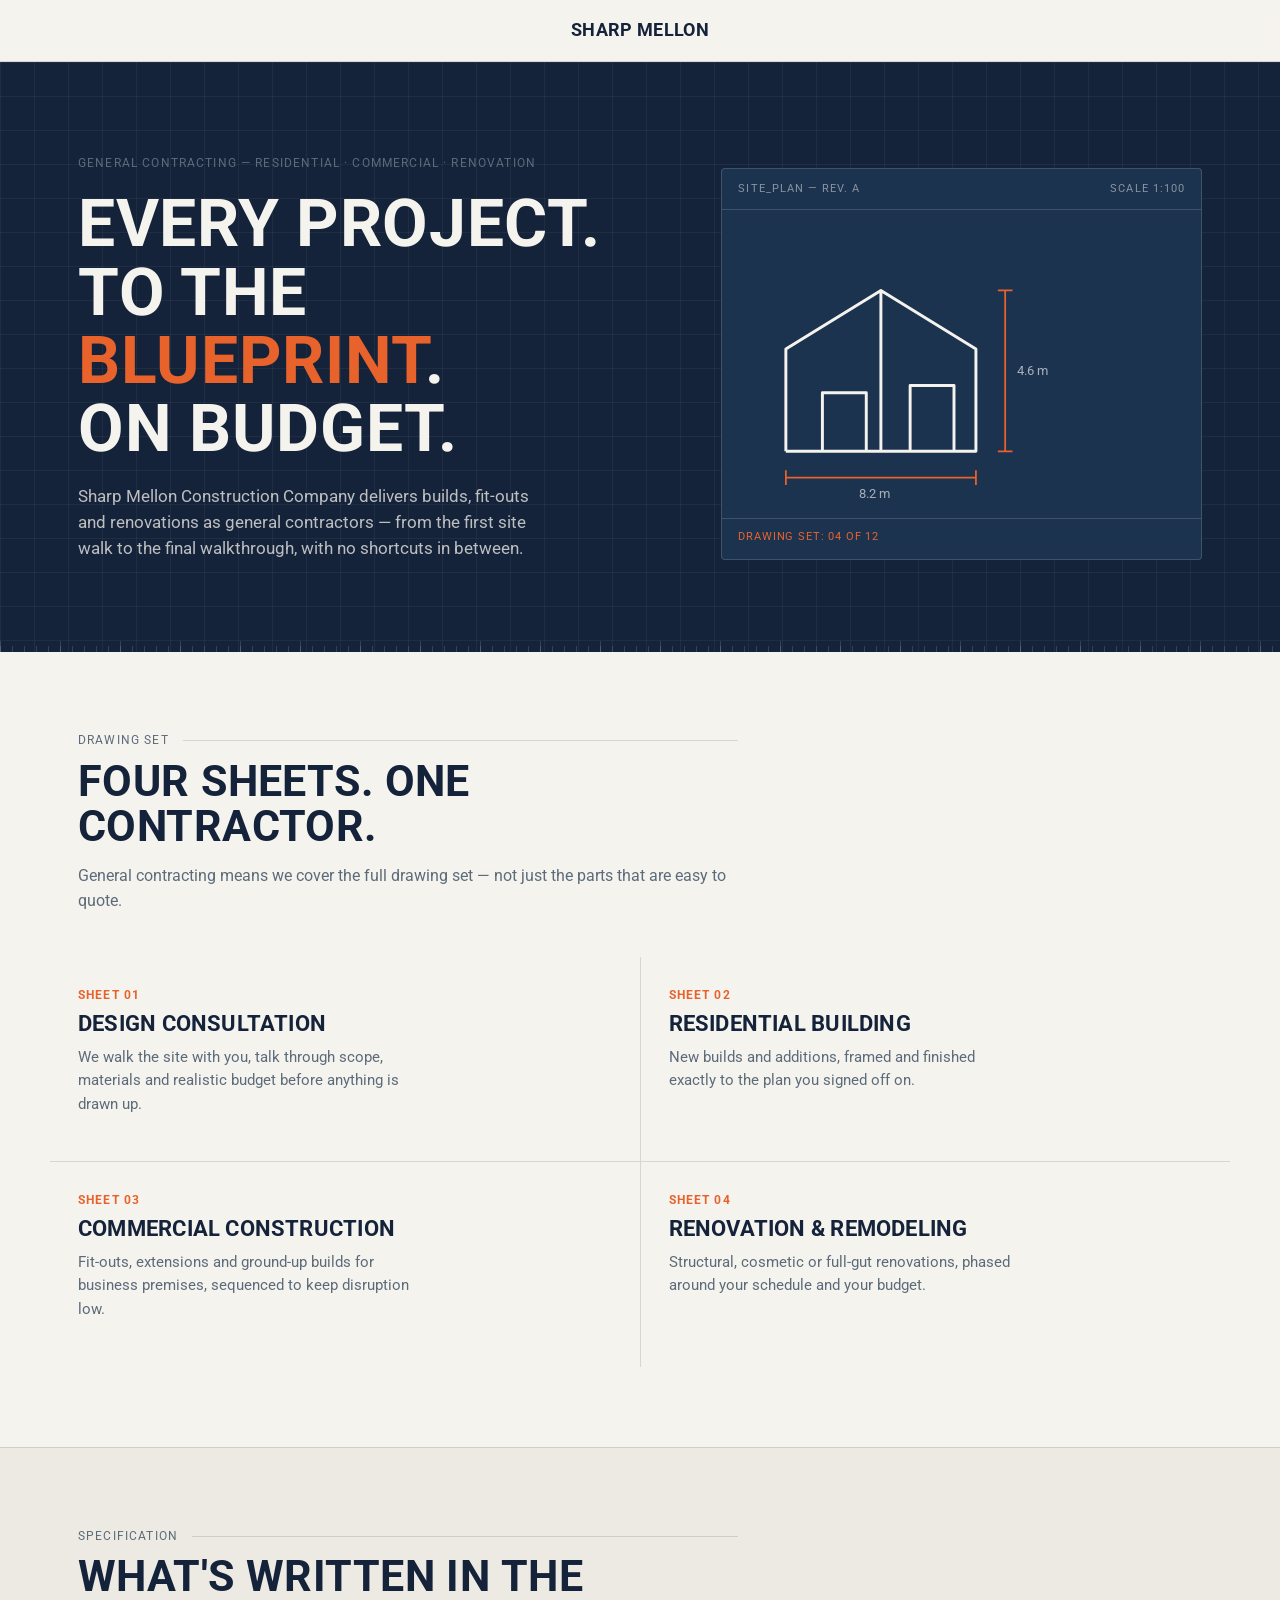
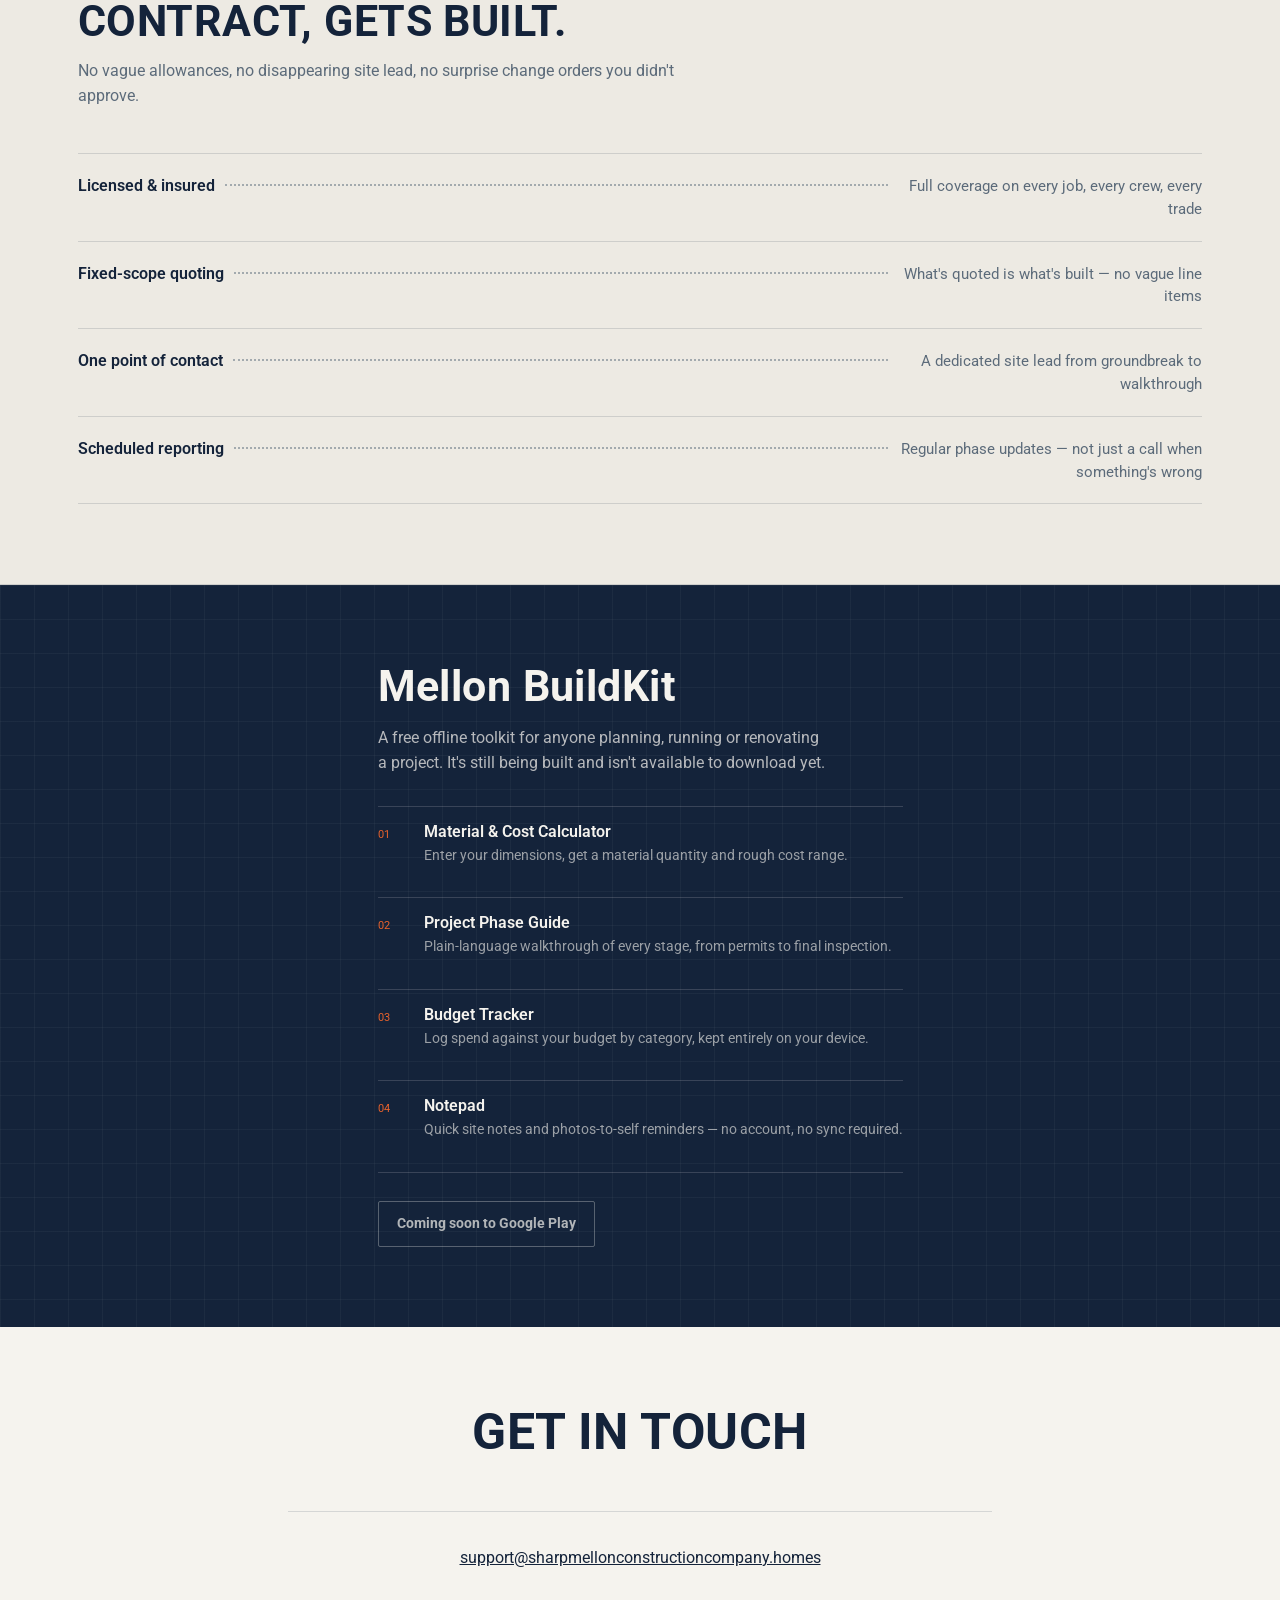
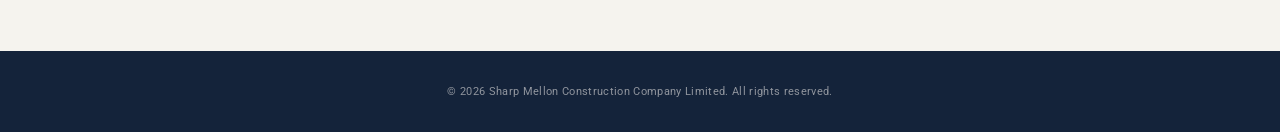
<file: index.html>
<!doctype html>
<html lang="en">
  <head>
    <meta charset="UTF-8" />
    <meta name="viewport" content="width=device-width, initial-scale=1.0" />
    <title>
      Sharp Mellon Construction Company — General Contracting, Built Right
    </title>
    <meta
      name="description"
      content="Sharp Mellon Construction Company — general contracting for residential, commercial and renovation projects. Fixed-scope quoting, one point of contact, built to the blueprint."
    />
    <link rel="preconnect" href="https://fonts.googleapis.com" />
    <link rel="stylesheet" href="styles.css" />
    <link href="https://fonts.googleapis.com/css2?family=Roboto:wght@400;500;600" rel="stylesheet"/>
  </head>
  <body>
    <header class="site-nav">
      <div class="wrap nav-row">
        <a href="#top" class="brand">
          <span class="name">Sharp Mellon</span>
        </a>
      </div>
    </header>

    <section class="hero" id="top">
      <div class="wrap hero-grid">
        <div>
          <span class="idx"
            >General Contracting — Residential · Commercial ·
            Renovation</span
          >
          <h1>
            Every project.<br />To the <em>blueprint</em>.<br />On budget.
          </h1>
          <p class="lede">
            Sharp Mellon Construction Company delivers builds, fit-outs and
            renovations as general contractors — from the first site walk to the
            final walkthrough, with no shortcuts in between.
          </p>
        </div>

        <div
          class="plan-panel"
          role="img"
          aria-label="Simplified architectural elevation drawing with a dimension line"
        >
          <div class="plan-head">
            <span>SITE_PLAN — REV. A</span>
            <span>SCALE 1:100</span>
          </div>
          <div class="plan-body">
            <svg
              class="plan-svg"
              viewBox="0 0 300 190"
              width="100%"
              height="auto"
            >
              <path
                class="outline"
                d="M30,150 L30,80 L95,40 L160,80 L160,150 Z M95,40 L95,150 M55,150 L55,110 L85,110 L85,150 M115,150 L115,105 L145,105 L145,150 M115,105 L145,105"
              />
              <path
                class="dim-line"
                d="M30,168 L160,168 M30,163 L30,173 M160,163 L160,173"
              />
              <text x="80" y="182">8.2 m</text>
              <path
                class="dim-line"
                d="M180,150 L180,40 M175,150 L185,150 M175,40 L185,40"
              />
              <text x="188" y="98">4.6 m</text>
            </svg>
          </div>
          <div class="plan-foot">Drawing set: 04 of 12</div>
        </div>
      </div>

      <div class="ruler on-dark"></div>
    </section>

    <section class="services" id="services">
      <div class="wrap">
        <div class="section-head">
          <div class="section-tag">
            <span class="idx">Drawing Set</span><span class="rule"></span>
          </div>
          <h2>Four sheets. One contractor.</h2>
          <p>
            General contracting means we cover the full drawing set — not just
            the parts that are easy to quote.
          </p>
        </div>
      </div>
      <div class="wrap" style="padding: 0">
        <div class="sheet-grid">
          <div class="sheet-card">
            <div class="sheet-no">SHEET 01</div>
            <h3>Design Consultation</h3>
            <p>
              We walk the site with you, talk through scope, materials and
              realistic budget before anything is drawn up.
            </p>
          </div>
          <div class="sheet-card">
            <div class="sheet-no">SHEET 02</div>
            <h3>Residential Building</h3>
            <p>
              New builds and additions, framed and finished exactly to the plan
              you signed off on.
            </p>
          </div>
          <div class="sheet-card">
            <div class="sheet-no">SHEET 03</div>
            <h3>Commercial Construction</h3>
            <p>
              Fit-outs, extensions and ground-up builds for business premises,
              sequenced to keep disruption low.
            </p>
          </div>
          <div class="sheet-card">
            <div class="sheet-no">SHEET 04</div>
            <h3>Renovation &amp; Remodeling</h3>
            <p>
              Structural, cosmetic or full-gut renovations, phased around your
              schedule and your budget.
            </p>
          </div>
        </div>
      </div>
    </section>

    <section class="why" id="why">
      <div class="wrap">
        <div class="section-head">
          <div class="section-tag">
            <span class="idx">Specification</span><span class="rule"></span>
          </div>
          <h2>What's written in the contract, gets built.</h2>
          <p>
            No vague allowances, no disappearing site lead, no surprise change
            orders you didn't approve.
          </p>
        </div>

        <div class="spec-list">
          <div class="spec-row">
            <span class="spec-label">Licensed &amp; insured</span>
            <span class="dots"></span>
            <span class="spec-value"
              >Full coverage on every job, every crew, every trade</span
            >
          </div>
          <div class="spec-row">
            <span class="spec-label">Fixed-scope quoting</span>
            <span class="dots"></span>
            <span class="spec-value"
              >What's quoted is what's built — no vague line items</span
            >
          </div>
          <div class="spec-row">
            <span class="spec-label">One point of contact</span>
            <span class="dots"></span>
            <span class="spec-value"
              >A dedicated site lead from groundbreak to walkthrough</span
            >
          </div>
          <div class="spec-row">
            <span class="spec-label">Scheduled reporting</span>
            <span class="dots"></span>
            <span class="spec-value"
              >Regular phase updates — not just a call when something's
              wrong</span
            >
          </div>
        </div>
      </div>
    </section>

    <section class="app-section" id="app">
      <div class="wrap app-grid">
        <div>
          <h2>
            Mellon BuildKit
          </h2>
          <p class="lede">
            A free offline toolkit for anyone planning, running or renovating a
            project. It's still being built and isn't available to download yet.
          </p>

          <div class="feature-list">
            <div class="feature-item">
              <div class="feature-tag">01</div>
              <div>
                <h3>Material &amp; Cost Calculator</h3>
                <p>
                  Enter your dimensions, get a material quantity and rough cost
                  range.
                </p>
              </div>
            </div>
            <div class="feature-item">
              <div class="feature-tag">02</div>
              <div>
                <h3>Project Phase Guide</h3>
                <p>
                  Plain-language walkthrough of every stage, from permits to
                  final inspection.
                </p>
              </div>
            </div>
            <div class="feature-item">
              <div class="feature-tag">03</div>
              <div>
                <h3>Budget Tracker</h3>
                <p>
                  Log spend against your budget by category, kept entirely on
                  your device.
                </p>
              </div>
            </div>
            <div class="feature-item">
              <div class="feature-tag">04</div>
              <div>
                <h3>Notepad</h3>
                <p>
                  Quick site notes and photos-to-self reminders — no account, no
                  sync required.
                </p>
              </div>
            </div>
          </div>

          <div class="app-cta-row">
            <span class="store-badge" aria-disabled="true">
              <span>
                <span class="bottom">Coming soon to Google Play</span>
              </span>
            </span>
          </div>
        </div>
      </div>
    </section>

    <section class="contact" id="contact">
      <div class="wrap">
        <h2>Get in touch</h2>
        <div class="contact-details">
            <a href="mailto:support@sharpmellonconstructioncompany.homes">support@sharpmellonconstructioncompany.homes</a>
        </div>
      </div>
    </section>

    <footer>
      <div class="wrap footer-row">
        <span>© 
          <span id="year"></span> Sharp Mellon Construction Company Limited. All
          rights reserved.
        </span>
      </div>
    </footer>

    <script>
      document.getElementById("year").textContent = new Date().getFullYear();
    </script>
  </body>
</html>
</file>
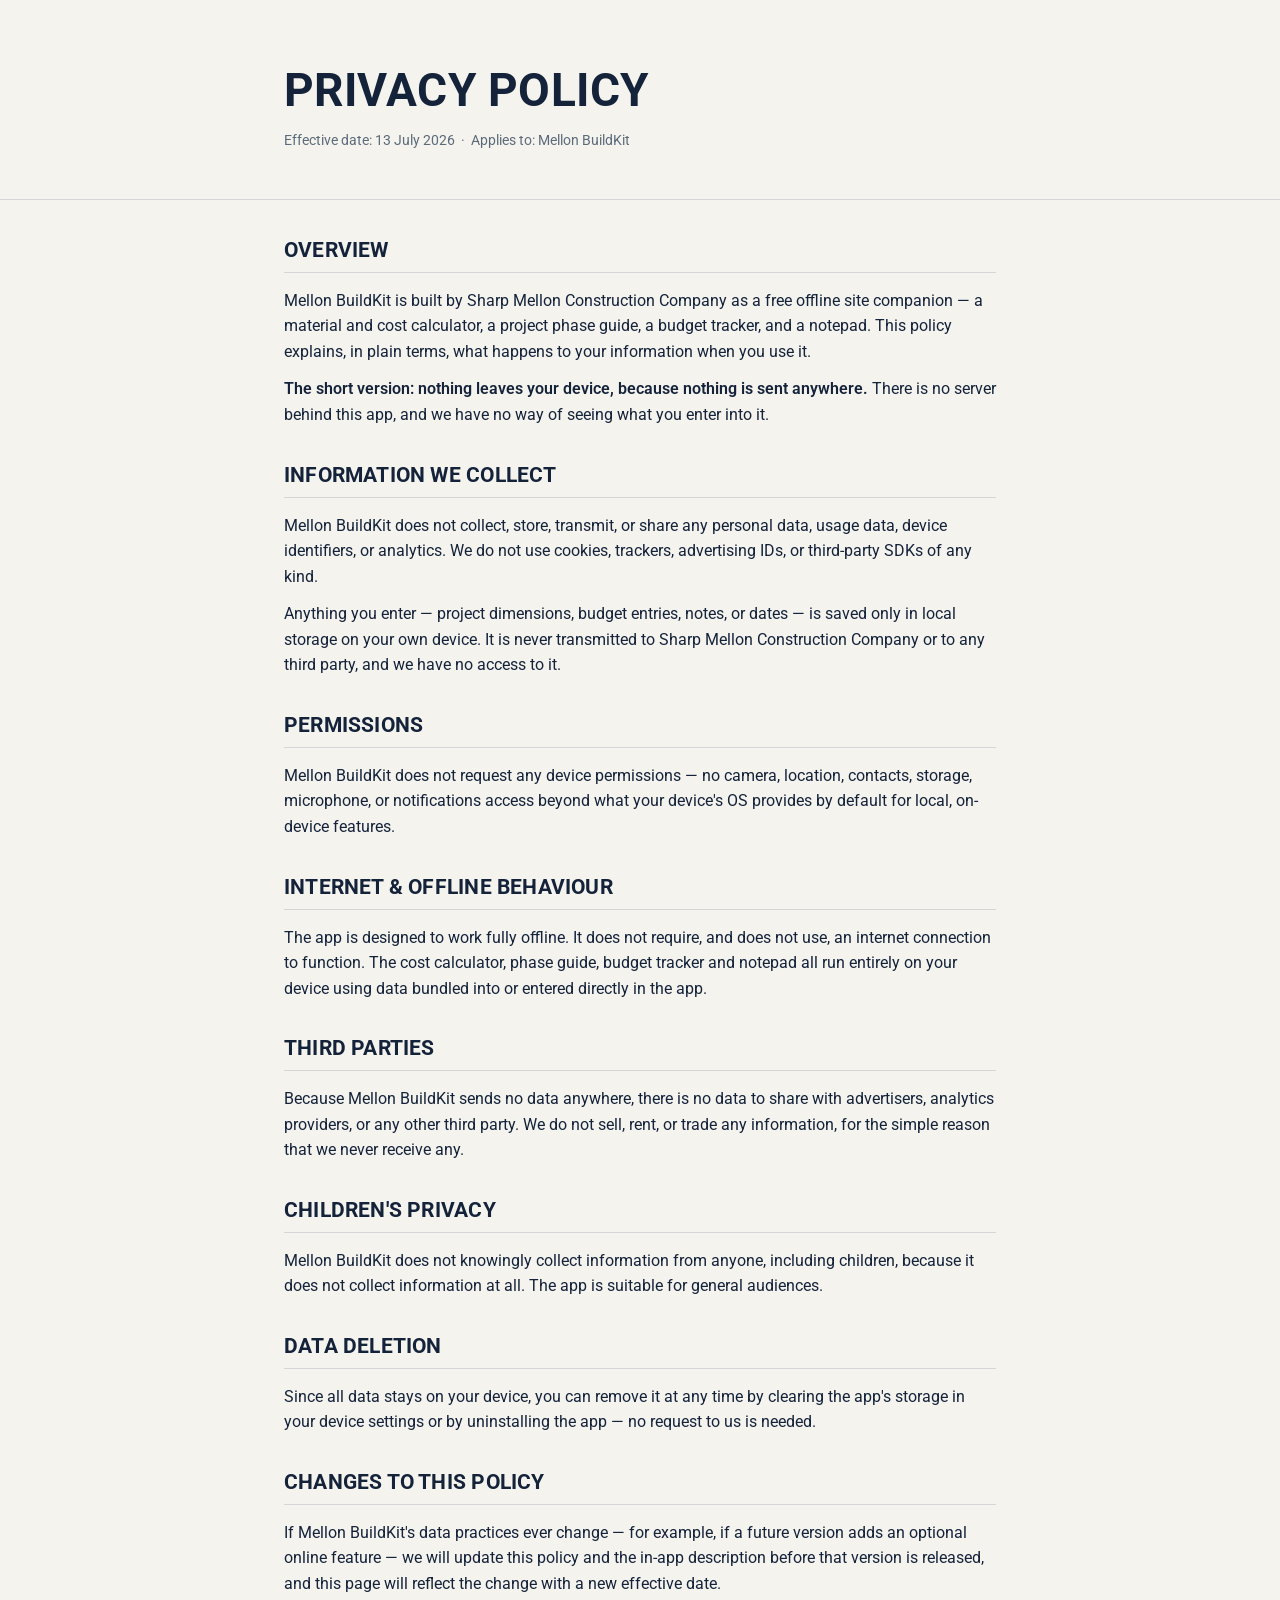
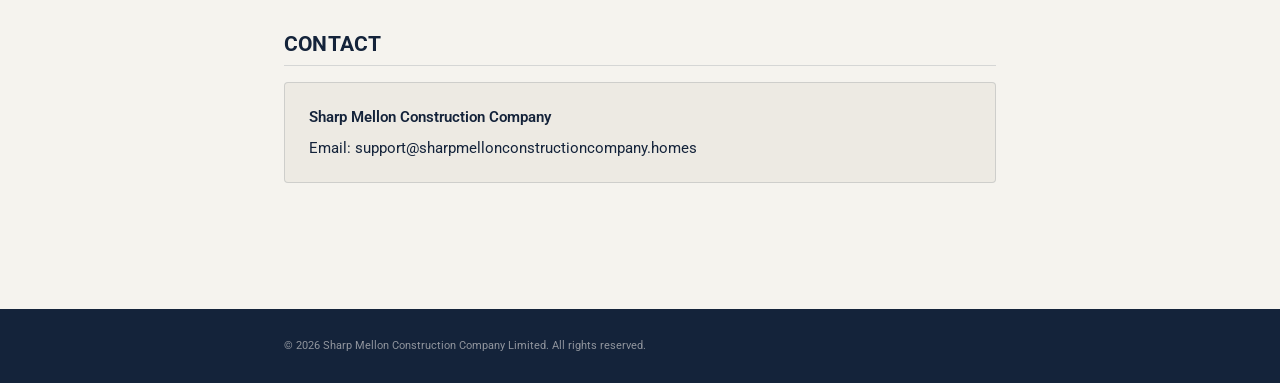
<file: mellon-buildkit/privacy-policy.html>
<!doctype html>
<html lang="en">
  <head>
    <meta charset="UTF-8" />
    <meta name="viewport" content="width=device-width, initial-scale=1.0" />
    <title>Privacy Policy — Mellon BuildKit</title>
    <meta
      name="description"
      content="Privacy Policy for Mellon BuildKit, the companion app by Sharp Mellon Construction Company. Collects no data, requests no permissions, works fully offline."
    />
    <link rel="preconnect" href="https://fonts.googleapis.com" />
    <link href="https://fonts.googleapis.com/css2?family=Roboto:wght@400;500;600" rel="stylesheet"/>
    <style>
      :root {
        --navy: #14233a;
        --steel: #5c6b7a;
        --paper: #f5f3ee;
        --paper-2: #edeae3;
        --orange: #e8622c;
        --line-light: rgba(20, 35, 58, 0.14);
        --max: 760px;
      }
      * {
        box-sizing: border-box;
      }
      body {
        margin: 0;
        background: var(--paper);
        color: var(--navy);
        font-family: "Roboto", sans-serif;
        line-height: 1.65;
        -webkit-font-smoothing: antialiased;
      }
      a {
        color: var(--navy);
      }
      .wrap {
        max-width: var(--max);
        margin: 0 auto;
        padding: 0 24px;
      }

      h1,
      h2 {
        font-family: "Roboto", sans-serif;
        text-transform: uppercase;
        letter-spacing: 0.01em;
        line-height: 1.05;
        margin: 0;
      }
      .mono {
        font-family: "Roboto", sans-serif;
      }
      :focus-visible {
        outline: 2px solid var(--orange);
        outline-offset: 3px;
      }

      /* doc header */
      .doc-header {
        padding: 52px 0 32px;
        border-bottom: 1px solid var(--line-light);
      }
      .idx {
        font-family: "Roboto", sans-serif;
        font-size: 0.7rem;
        letter-spacing: 0.14em;
        text-transform: uppercase;
        color: var(--steel);
      }
      .doc-header h1 {
        font-size: clamp(2rem, 5vw, 2.9rem);
        font-weight: 700;
        margin-top: 14px;
      }
      .doc-header .meta {
        margin-top: 14px;
        color: var(--steel);
        font-size: 0.9rem;
        font-family: "Roboto", sans-serif;
      }

      .summary {
        display: flex;
        flex-wrap: wrap;
        gap: 10px;
        margin-top: 24px;
      }
      .summary span {
        font-family: "Roboto", sans-serif;
        font-size: 0.68rem;
        letter-spacing: 0.04em;
        text-transform: uppercase;
        border: 1px solid var(--navy);
        color: var(--navy);
        padding: 7px 12px;
        border-radius: 2px;
      }

      /* article */
      article {
        padding: 40px 0 90px;
      }
      article section {
        margin-bottom: 36px;
      }
      article h2 {
        font-size: 1.3rem;
        font-weight: 700;
        padding-bottom: 10px;
        border-bottom: 1px solid var(--line-light);
        margin-bottom: 16px;
      }
      article p {
        margin: 0 0 12px;
        color: var(--navy);
        font-size: 0.97rem;
      }
      article strong {
        font-weight: 600;
      }

      .contact-box {
        background: var(--paper-2);
        border: 1px solid var(--line-light);
        border-radius: 4px;
        padding: 22px 24px;
      }
      .contact-box p {
        margin: 0 0 6px;
        font-size: 0.92rem;
      }
      .contact-box p:last-child {
        margin-bottom: 0;
      }

      footer {
        background: var(--navy);
        color: rgba(245, 243, 238, 0.55);
        padding: 28px 0;
        font-family: "Roboto", sans-serif;
        font-size: 0.7rem;
      }
      footer .wrap {
        display: flex;
        justify-content: space-between;
        flex-wrap: wrap;
        gap: 10px;
      }
      footer a {
        color: rgba(245, 243, 238, 0.55);
        text-decoration: none;
      }
      footer a:hover {
        color: var(--paper);
      }
    </style>
  </head>
  <body>
    <div class="doc-header">
      <div class="wrap">
        <h1>Privacy Policy</h1>
        <p class="meta">
          Effective date: 13 July 2026 &nbsp;·&nbsp; Applies to: Mellon BuildKit
        </p>
      </div>
    </div>

    <article>
      <div class="wrap">
        <section>
          <h2>Overview</h2>
          <p>
            Mellon BuildKit is built by Sharp Mellon Construction Company as a
            free offline site companion — a material and cost calculator, a
            project phase guide, a budget tracker, and a notepad. This policy
            explains, in plain terms, what happens to your information when you
            use it.
          </p>
          <p>
            <strong
              >The short version: nothing leaves your device, because nothing is
              sent anywhere.</strong
            >
            There is no server behind this app, and we have no way of seeing
            what you enter into it.
          </p>
        </section>

        <section>
          <h2>Information we collect</h2>
          <p>
            Mellon BuildKit does not collect, store, transmit, or share any
            personal data, usage data, device identifiers, or analytics. We do
            not use cookies, trackers, advertising IDs, or third-party SDKs of
            any kind.
          </p>
          <p>
            Anything you enter — project dimensions, budget entries, notes, or
            dates — is saved only in local storage on your own device. It is
            never transmitted to Sharp Mellon Construction Company or to any
            third party, and we have no access to it.
          </p>
        </section>

        <section>
          <h2>Permissions</h2>
          <p>
            Mellon BuildKit does not request any device permissions — no camera,
            location, contacts, storage, microphone, or notifications access
            beyond what your device's OS provides by default for local,
            on-device features.
          </p>
        </section>

        <section>
          <h2>Internet &amp; offline behaviour</h2>
          <p>
            The app is designed to work fully offline. It does not require, and
            does not use, an internet connection to function. The cost
            calculator, phase guide, budget tracker and notepad all run entirely
            on your device using data bundled into or entered directly in the
            app.
          </p>
        </section>

        <section>
          <h2>Third parties</h2>
          <p>
            Because Mellon BuildKit sends no data anywhere, there is no data to
            share with advertisers, analytics providers, or any other third
            party. We do not sell, rent, or trade any information, for the
            simple reason that we never receive any.
          </p>
        </section>

        <section>
          <h2>Children's privacy</h2>
          <p>
            Mellon BuildKit does not knowingly collect information from anyone,
            including children, because it does not collect information at all.
            The app is suitable for general audiences.
          </p>
        </section>

        <section>
          <h2>Data deletion</h2>
          <p>
            Since all data stays on your device, you can remove it at any time
            by clearing the app's storage in your device settings or by
            uninstalling the app — no request to us is needed.
          </p>
        </section>

        <section>
          <h2>Changes to this policy</h2>
          <p>
            If Mellon BuildKit's data practices ever change — for example, if a
            future version adds an optional online feature — we will update this
            policy and the in-app description before that version is released,
            and this page will reflect the change with a new effective date.
          </p>
        </section>

        <section>
          <h2>Contact</h2>
          <div class="contact-box">
            <p><strong>Sharp Mellon Construction Company</strong></p>
            <p>Email: support@sharpmellonconstructioncompany.homes</p>
          </div>
        </section>
      </div>
    </article>

    <footer>
      <div class="wrap">
        <span
          >© <span id="year"></span> Sharp Mellon Construction Company Limited. All
          rights reserved.</span
        >
      </div>
    </footer>

    <script>
      document.getElementById("year").textContent = new Date().getFullYear();
    </script>
  </body>
</html>
</file>
<file: styles.css>
:root {
  --navy: #14233a;
  --navy-2: #1c3350;
  --steel: #5c6b7a;
  --paper: #f5f3ee;
  --paper-2: #edeae3;
  --orange: #e8622c;
  --orange-dark: #c94f20;
  --line-light: rgba(20, 35, 58, 0.14);
  --line-dark: rgba(245, 243, 238, 0.16);
  --max: 1180px;
}

* {
  box-sizing: border-box;
}
html {
  scroll-behavior: smooth;
}
body {
  margin: 0;
  background: var(--paper);
  color: var(--navy);
  font-family: "Roboto", sans-serif;
  line-height: 1.55;
  -webkit-font-smoothing: antialiased;
}
img,
svg {
  display: block;
  max-width: 100%;
}
a {
  color: inherit;
}
.wrap {
  max-width: var(--max);
  margin: 0 auto;
  padding: 0 28px;
}

h1,
h2,
h3 {
  font-family: "Roboto", sans-serif;
  text-transform: uppercase;
  letter-spacing: 0.01em;
  margin: 0;
  line-height: 1.04;
}
.idx {
  font-family: "Roboto", sans-serif;
  font-size: 0.72rem;
  letter-spacing: 0.1em;
  text-transform: uppercase;
  color: var(--steel);
}
:focus-visible {
  outline: 2px solid var(--orange);
  outline-offset: 3px;
}

/* ---------- ruler divider (signature motif) ---------- */
.ruler {
  height: 14px;
  background-image:
    repeating-linear-gradient(
      to right,
      currentColor 0,
      currentColor 1px,
      transparent 1px,
      transparent 12px
    ),
    repeating-linear-gradient(
      to right,
      currentColor 0,
      currentColor 1px,
      transparent 1px,
      transparent 60px
    );
  background-size:
    12px 6px,
    60px 11px;
  background-position:
    bottom left,
    bottom left;
  background-repeat: repeat-x;
  color: var(--line-light);
  opacity: 0.9;
}
.ruler.on-dark {
  color: var(--line-dark);
}

.section-tag {
  display: flex;
  align-items: center;
  gap: 14px;
  margin-bottom: 10px;
}
.section-tag .idx {
  white-space: nowrap;
}
.section-tag .rule {
  flex: 1;
  height: 1px;
  background: var(--line-light);
}
.on-dark .section-tag .rule {
  background: var(--line-dark);
}
.on-dark .section-tag .idx {
  color: rgba(245, 243, 238, 0.55);
}

/* ---------- NAV ---------- */
header.site-nav {
  position: sticky;
  top: 0;
  z-index: 40;
  background: rgba(245, 243, 238, 0.93);
  backdrop-filter: blur(8px);
  border-bottom: 1px solid var(--line-light);
}
.nav-row {
  display: flex;
  align-items: center;
  justify-content: center;
  padding: 16px 0;
}
.brand {
  display: flex;
  flex-direction: column;
  text-decoration: none;
  color: var(--navy);
}
.brand .name {
  font-family: "Roboto", sans-serif;
  font-weight: 700;
  font-size: 1.15rem;
  text-transform: uppercase;
  letter-spacing: 0.02em;
}
.brand .tag {
  font-family: "Roboto", sans-serif;
  font-size: 0.6rem;
  letter-spacing: 0.1em;
  color: var(--steel);
  text-transform: uppercase;
}
.nav-links {
  display: flex;
  gap: 28px;
  align-items: center;
}
.nav-links a {
  font-family: "Roboto", sans-serif;
  font-size: 0.75rem;
  letter-spacing: 0.04em;
  text-decoration: none;
  color: var(--steel);
  text-transform: uppercase;
}
.nav-links a:hover {
  color: var(--navy);
}
@media (max-width: 780px) {
  .nav-links {
    display: none;
  }
}

.btn {
  font-family: "Roboto", sans-serif;
  font-size: 0.76rem;
  letter-spacing: 0.04em;
  text-transform: uppercase;
  padding: 12px 22px;
  border-radius: 2px;
  text-decoration: none;
  display: inline-flex;
  align-items: center;
  gap: 8px;
  border: 1px solid transparent;
  transition:
    transform 0.15s ease,
    background 0.15s ease,
    color 0.15s ease;
}
.btn-orange {
  background: var(--orange);
  color: var(--paper);
  font-weight: 700;
}
.btn-orange:hover {
  background: var(--orange-dark);
  transform: translateY(-1px);
}
.btn-outline-dark {
  border-color: var(--navy);
  color: var(--navy);
}
.btn-outline-dark:hover {
  background: var(--navy);
  color: var(--paper);
}
.btn-outline-light {
  border-color: rgba(245, 243, 238, 0.4);
  color: var(--paper);
}
.btn-outline-light:hover {
  background: var(--paper);
  color: var(--navy);
}

/* ---------- HERO ---------- */
.hero {
  background: var(--navy);
  color: var(--paper);
  padding: 88px 0 0;
  position: relative;
  overflow: hidden;
}
.hero::before {
  content: "";
  position: absolute;
  inset: 0;
  background-image:
    linear-gradient(rgba(245, 243, 238, 0.05) 1px, transparent 1px),
    linear-gradient(90deg, rgba(245, 243, 238, 0.05) 1px, transparent 1px);
  background-size: 34px 34px;
  pointer-events: none;
}
.hero-grid {
  position: relative;
  z-index: 1;
  display: grid;
  grid-template-columns: 1.1fr 0.9fr;
  gap: 56px;
  align-items: center;
  padding-bottom: 60px;
}
@media (max-width: 900px) {
  .hero-grid {
    grid-template-columns: 1fr;
  }
}

.hero h1 {
  font-size: clamp(2.4rem, 5.2vw, 4.1rem);
  font-weight: 700;
  margin-top: 16px;
}
.hero h1 em {
  font-style: normal;
  color: var(--orange);
}
.hero p.lede {
  font-size: 1.05rem;
  color: rgba(245, 243, 238, 0.75);
  max-width: 48ch;
  margin-top: 20px;
}
.hero-ctas {
  display: flex;
  gap: 14px;
  margin-top: 30px;
  flex-wrap: wrap;
}

/* blueprint drawing panel — signature element */
.plan-panel {
  background: var(--navy-2);
  border: 1px solid var(--line-dark);
  border-radius: 4px;
  overflow: hidden;
}
.plan-head {
  display: flex;
  justify-content: space-between;
  align-items: center;
  padding: 12px 16px;
  border-bottom: 1px solid var(--line-dark);
  font-family: "Roboto", sans-serif;
  font-size: 0.66rem;
  letter-spacing: 0.1em;
  color: rgba(245, 243, 238, 0.5);
  text-transform: uppercase;
}
.plan-body {
  padding: 22px 20px 8px;
}
.plan-svg path.outline {
  fill: none;
  stroke: var(--paper);
  stroke-width: 2;
  stroke-linejoin: round;
  stroke-dasharray: 900;
  stroke-dashoffset: 900;
  animation: drawIn 2.6s ease forwards;
}
.plan-svg path.dim-line {
  fill: none;
  stroke: var(--orange);
  stroke-width: 1.2;
}
.plan-svg text {
  font-family: "Roboto", sans-serif;
  font-size: 9px;
  fill: rgba(245, 243, 238, 0.65);
}
@keyframes drawIn {
  to {
    stroke-dashoffset: 0;
  }
}
.plan-foot {
  padding: 10px 16px 14px;
  font-family: "Roboto", sans-serif;
  font-size: 0.66rem;
  letter-spacing: 0.08em;
  color: var(--orange);
  text-transform: uppercase;
  border-top: 1px solid var(--line-dark);
}

@media (prefers-reduced-motion: reduce) {
  .plan-svg path.outline {
    animation: none;
    stroke-dashoffset: 0;
  }
  * {
    scroll-behavior: auto !important;
  }
}

/* ---------- SECTION SCAFFOLD ---------- */
section {
  padding: 80px 0;
}
.section-head {
  max-width: 660px;
  margin-bottom: 44px;
}
.section-head h2 {
  font-size: clamp(1.9rem, 3.4vw, 2.7rem);
  font-weight: 700;
}
.section-head p {
  margin-top: 14px;
  color: var(--steel);
  font-size: 1rem;
}

/* ---------- SERVICES (sheet-numbered) ---------- */
.services {
  background: var(--paper);
}
.sheet-grid {
  display: grid;
  grid-template-columns: repeat(2, 1fr);
  gap: 1px;
  background: var(--line-light);
}
@media (max-width: 760px) {
  .sheet-grid {
    grid-template-columns: 1fr;
  }
}
.sheet-card {
  background: var(--paper);
  padding: 30px 28px;
}
.sheet-card .sheet-no {
  font-family: "Roboto", sans-serif;
  font-size: 0.72rem;
  letter-spacing: 0.1em;
  color: var(--orange);
  font-weight: 700;
}
.sheet-card h3 {
  font-size: 1.35rem;
  font-weight: 700;
  margin-top: 8px;
}
.sheet-card p {
  margin-top: 10px;
  color: var(--steel);
  font-size: 0.95rem;
  max-width: 44ch;
}

/* ---------- WHY (spec-sheet dotted list) ---------- */
.why {
  background: var(--paper-2);
  border-top: 1px solid var(--line-light);
  border-bottom: 1px solid var(--line-light);
}
.spec-list {
  border-top: 1px solid var(--line-light);
}
.spec-row {
  display: flex;
  align-items: baseline;
  gap: 10px;
  padding: 20px 0;
  border-bottom: 1px solid var(--line-light);
}
.spec-row .spec-label {
  font-weight: 600;
  font-size: 1rem;
  white-space: nowrap;
}
.spec-row .dots {
  flex: 1;
  border-bottom: 2px dotted var(--steel);
  height: 1px;
  transform: translateY(-5px);
  opacity: 0.5;
}
.spec-row .spec-value {
  color: var(--steel);
  font-size: 0.92rem;
  text-align: right;
  max-width: 38ch;
}
@media (max-width: 700px) {
  .spec-row {
    flex-direction: column;
    align-items: flex-start;
    gap: 4px;
  }
  .spec-row .dots {
    display: none;
  }
  .spec-row .spec-value {
    text-align: left;
  }
}

/* ---------- APP SECTION ---------- */
.app-section {
  background: var(--navy);
  color: var(--paper);
  position: relative;
  overflow: hidden;
}
.app-section::before {
  content: "";
  position: absolute;
  inset: 0;
  background-image:
    linear-gradient(rgba(245, 243, 238, 0.04) 1px, transparent 1px),
    linear-gradient(90deg, rgba(245, 243, 238, 0.04) 1px, transparent 1px);
  background-size: 34px 34px;
  pointer-events: none;
}
.app-grid {
  position: relative;
  display: flex;
  justify-content: center;
  align-items: center;
}
@media (max-width: 900px) {
  .app-grid {
    grid-template-columns: 1fr;
  }
  .app-grid > *:first-child {
    order: 2;
  }
}

.dev-badge {
  display: inline-flex;
  align-items: center;
  gap: 8px;
  font-family: "Roboto", sans-serif;
  font-size: 0.7rem;
  letter-spacing: 0.1em;
  text-transform: uppercase;
  color: var(--navy);
  background: var(--orange);
  padding: 7px 12px;
  border-radius: 2px;
  margin-bottom: 18px;
}
.app-section h2 {
  font-size: clamp(1.9rem, 3.4vw, 2.7rem);
  font-weight: 700;
  color: var(--paper);
  text-transform: none;
}
.app-section .lede {
  color: rgba(245, 243, 238, 0.72);
  margin-top: 16px;
  max-width: 50ch;
}

.feature-list {
  margin-top: 30px;
  display: grid;
  gap: 0;
}
.feature-item {
  display: flex;
  gap: 16px;
  padding: 17px 0;
  border-top: 1px solid var(--line-dark);
}
.feature-item:last-child {
  border-bottom: 1px solid var(--line-dark);
}
.feature-tag {
  font-family: "Roboto", sans-serif;
  font-size: 0.68rem;
  color: var(--orange);
  flex: none;
  width: 30px;
  padding-top: 3px;
}
.feature-item h3 {
  font-family: "Roboto", sans-serif;
  text-transform: none;
  letter-spacing: 0;
  font-size: 1rem;
  font-weight: 600;
  color: var(--paper);
}
.feature-item p {
  color: rgba(245, 243, 238, 0.6);
  font-size: 0.88rem;
  margin-top: 4px;
}

.safety-badges {
  display: flex;
  flex-wrap: wrap;
  gap: 10px;
  margin-top: 26px;
}
.safety-badge {
  font-family: "Roboto", sans-serif;
  font-size: 0.66rem;
  letter-spacing: 0.06em;
  text-transform: uppercase;
  border: 1px solid rgba(245, 243, 238, 0.28);
  color: rgba(245, 243, 238, 0.82);
  padding: 7px 11px;
  border-radius: 2px;
}

.app-cta-row {
  margin-top: 28px;
  display: inline-block;
  gap: 14px;
  align-items: center;
}
.store-badge {
  display: block;
  align-items: center;
  gap: 10px;
  border: 1px solid rgba(245, 243, 238, 0.3);
  padding: 11px 18px;
  border-radius: 2px;
  font-family: "Roboto", sans-serif;
  color: rgba(245, 243, 238, 0.45);
  font-size: 0.76rem;
  cursor: default;
}
.store-badge .bottom {
  font-size: 0.9rem;
  color: rgba(245, 243, 238, 0.7);
  font-weight: 700;
}

/* phone mockup */
.phone-wrap {
  display: flex;
  justify-content: center;
}
.phone {
  width: 260px;
  background: var(--navy-2);
  border: 1px solid var(--line-dark);
  border-radius: 20px;
  padding: 14px;
  box-shadow: 0 30px 60px -20px rgba(0, 0, 0, 0.5);
  position: relative;
}
.phone-ribbon {
  position: absolute;
  top: 22px;
  right: -40px;
  background: var(--orange);
  color: var(--paper);
  font-family: "Roboto", sans-serif;
  font-size: 0.6rem;
  font-weight: 700;
  letter-spacing: 0.08em;
  text-transform: uppercase;
  padding: 5px 42px;
  transform: rotate(40deg);
  box-shadow: 0 4px 10px rgba(0, 0, 0, 0.35);
}
.phone-screen {
  background: var(--navy);
  border-radius: 10px;
  padding: 14px 14px 18px;
  min-height: 340px;
}
.phone-ruler {
  height: 8px;
  margin-bottom: 14px;
}
.phone-title {
  font-family: "Roboto", sans-serif;
  font-size: 1.15rem;
  text-transform: uppercase;
  font-weight: 700;
  color: var(--paper);
  margin-bottom: 12px;
}
.phone-menu {
  display: grid;
  gap: 8px;
}
.phone-menu-item {
  background: var(--navy-2);
  border: 1px solid var(--line-dark);
  border-radius: 5px;
  padding: 11px 12px;
  display: flex;
  justify-content: space-between;
  align-items: center;
}
.phone-menu-item span.label {
  font-family: "Roboto", sans-serif;
  font-size: 0.76rem;
  color: var(--paper);
  font-weight: 500;
}
.phone-menu-item span.tag {
  font-family: "Roboto", sans-serif;
  font-size: 0.58rem;
  color: var(--orange);
}

/* ---------- CONTACT ---------- */
.contact {
  background: var(--paper);
  text-align: center;
}
.contact .wrap {
  max-width: 760px;
}
.contact h2 {
  font-size: clamp(2rem, 4.4vw, 3.1rem);
  font-weight: 700;
}
.contact p.lede {
  color: var(--steel);
  max-width: 52ch;
  margin: 18px auto 0;
  font-size: 1.02rem;
}
.contact-ctas {
  display: flex;
  justify-content: center;
  gap: 14px;
  margin-top: 32px;
  flex-wrap: wrap;
}
.contact-details {
  margin-top: 52px;
  display: flex;
  justify-content: center;
  gap: 48px;
  flex-wrap: wrap;
  padding-top: 34px;
  border-top: 1px solid var(--line-light);
  text-align: left;
}
.contact-details div {
  max-width: 220px;
}
.contact-details .idx {
  margin-bottom: 8px;
}
.contact-details p {
  margin: 0;
  font-size: 0.92rem;
  color: var(--navy);
}

/* ---------- FOOTER ---------- */
footer {
  background: var(--navy);
  color: rgba(245, 243, 238, 0.55);
  padding: 32px 0;
}
.footer-row {
  display: flex;
  justify-content: center;
  align-items: center;
  gap: 14px;
  font-family: "Roboto", sans-serif;
  font-size: 0.7rem;
  letter-spacing: 0.03em;
}
</file>
